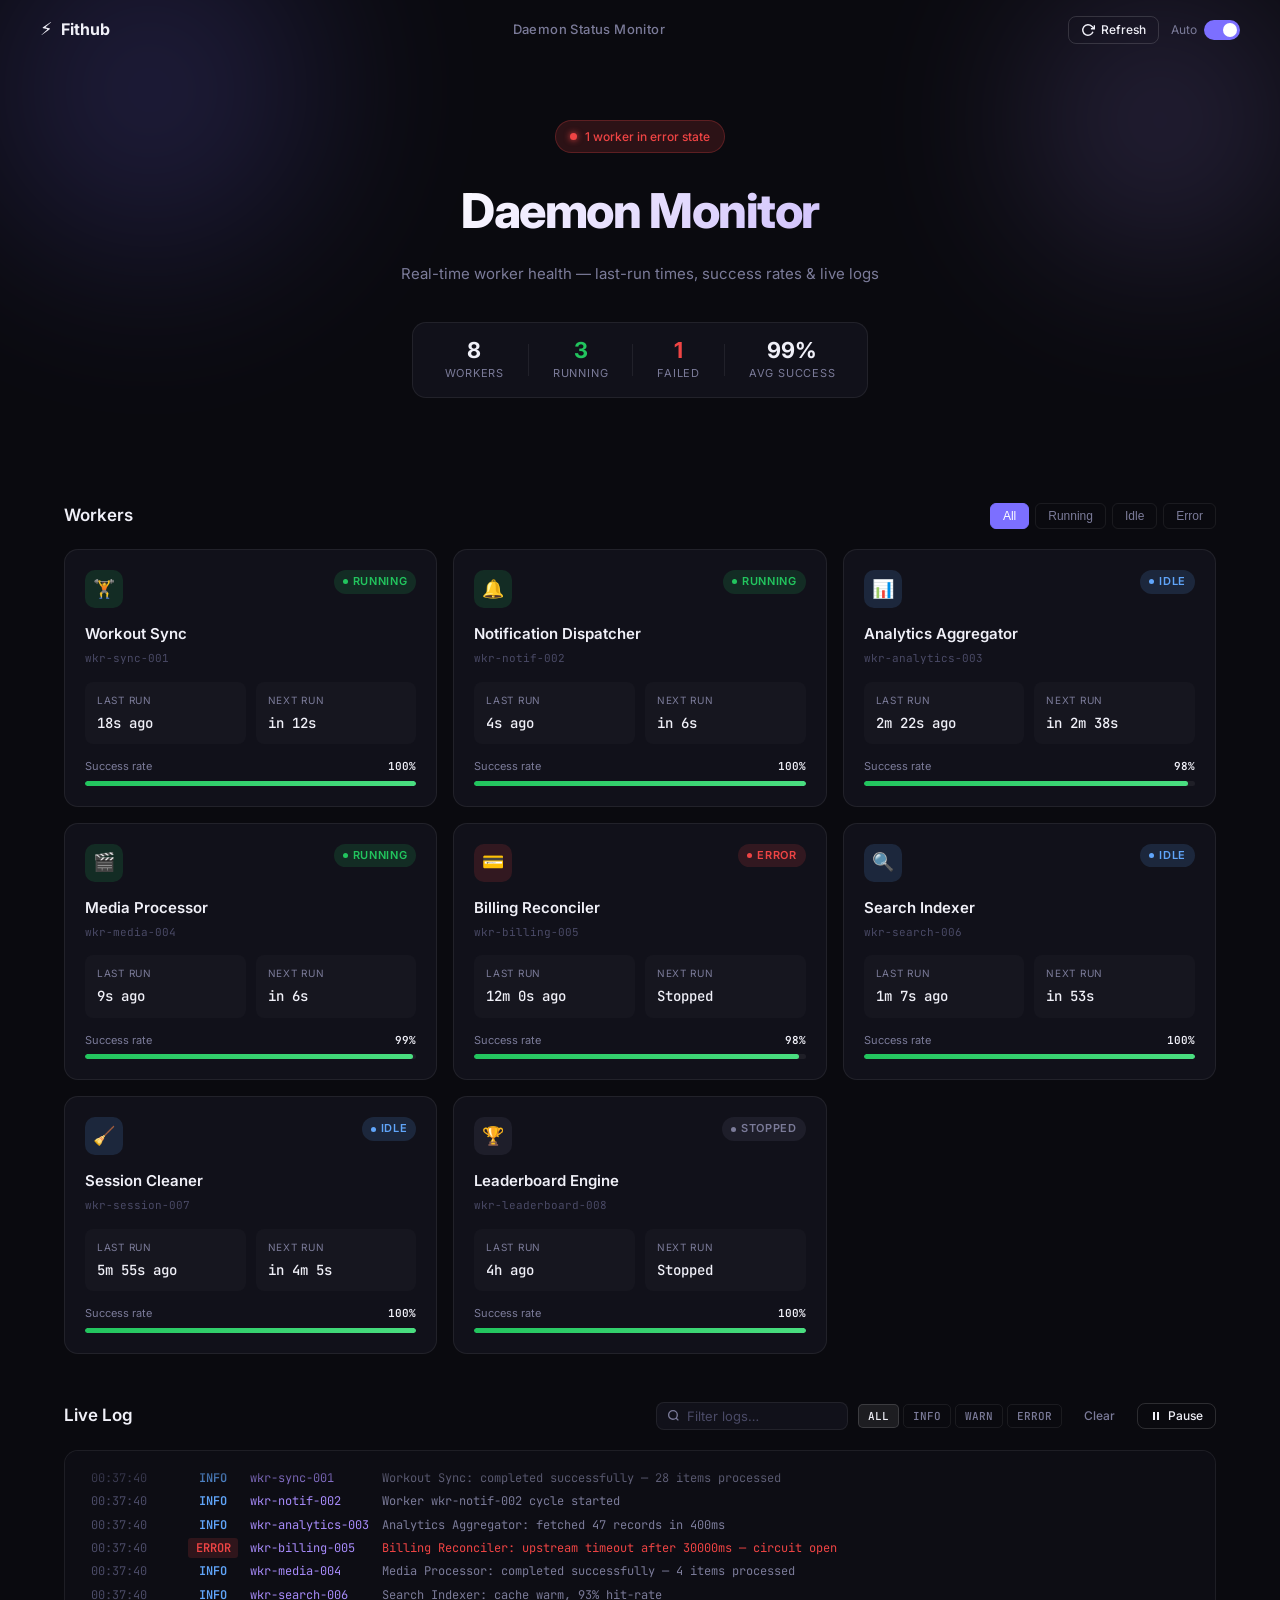
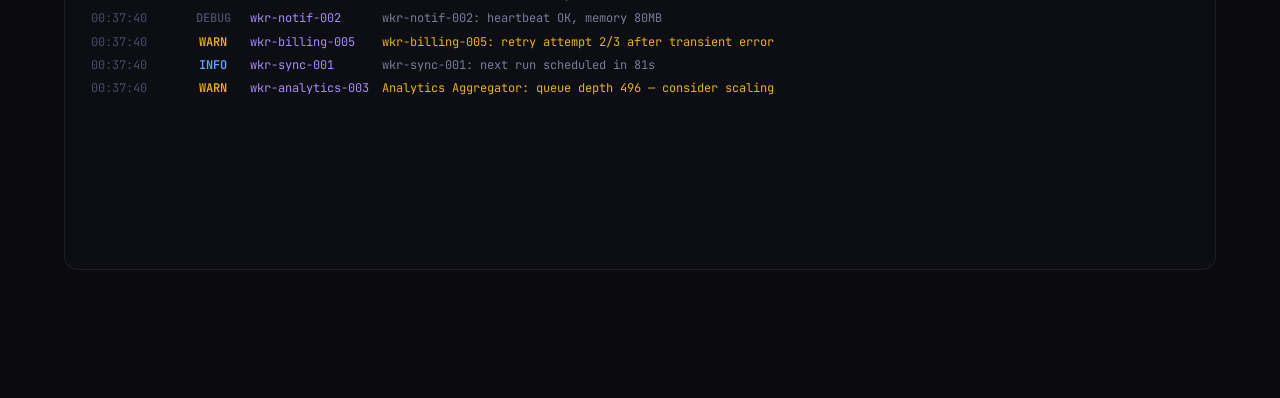
<file: daemon-status/index.html>
<!DOCTYPE html>
<html lang="en">
<head>
  <meta charset="UTF-8" />
  <meta name="viewport" content="width=device-width, initial-scale=1.0" />
  <title>Fithub — Daemon Status</title>
  <link rel="preconnect" href="https://fonts.googleapis.com" />
  <link rel="preconnect" href="https://fonts.gstatic.com" crossorigin />
  <link href="https://fonts.googleapis.com/css2?family=Inter:wght@300;400;500;600;700;800&family=JetBrains+Mono:wght@400;500&display=swap" rel="stylesheet" />
  <link rel="stylesheet" href="styles.css" />
</head>
<body>

  <!-- NAV -->
  <nav id="nav" class="nav">
    <div class="nav__inner">
      <a href="../gsap-skills/index.html" class="nav__logo">
        <span class="nav__logo-icon">⚡</span>
        <span>Fithub</span>
      </a>
      <div class="nav__center">
        <span class="nav__title">Daemon Status Monitor</span>
      </div>
      <div class="nav__actions">
        <button id="refreshBtn" class="btn btn--sm btn--outline" title="Refresh now">
          <svg width="14" height="14" viewBox="0 0 24 24" fill="none" stroke="currentColor" stroke-width="2.5"><polyline points="23 4 23 10 17 10"/><path d="M20.49 15a9 9 0 1 1-2.12-9.36L23 10"/></svg>
          Refresh
        </button>
        <div id="autoRefreshToggle" class="toggle-wrap">
          <span class="toggle-label">Auto</span>
          <button id="autoToggle" class="toggle toggle--on" aria-label="Auto-refresh on">
            <span class="toggle__knob"></span>
          </button>
        </div>
      </div>
    </div>
  </nav>

  <!-- HEADER SUMMARY -->
  <header class="page-header">
    <div class="page-header__bg">
      <div class="page-header__orb page-header__orb--a"></div>
      <div class="page-header__orb page-header__orb--b"></div>
    </div>
    <div class="container">
      <div id="headerContent" class="page-header__content">
        <div class="status-badge" id="globalBadge">
          <span class="status-badge__dot"></span>
          <span id="globalBadgeText">All systems operational</span>
        </div>
        <h1 class="page-header__title">Daemon Monitor</h1>
        <p class="page-header__sub">Real-time worker health — last-run times, success rates &amp; live logs</p>
        <div class="summary-row" id="summaryRow">
          <div class="summary-card">
            <span class="summary-card__val" id="summWorkers">0</span>
            <span class="summary-card__label">Workers</span>
          </div>
          <div class="summary-card summary-card--sep"></div>
          <div class="summary-card">
            <span class="summary-card__val summary-card__val--green" id="summRunning">0</span>
            <span class="summary-card__label">Running</span>
          </div>
          <div class="summary-card summary-card--sep"></div>
          <div class="summary-card">
            <span class="summary-card__val summary-card__val--red" id="summFailed">0</span>
            <span class="summary-card__label">Failed</span>
          </div>
          <div class="summary-card summary-card--sep"></div>
          <div class="summary-card">
            <span class="summary-card__val" id="summAvgRate">0%</span>
            <span class="summary-card__label">Avg success</span>
          </div>
        </div>
      </div>
    </div>
  </header>

  <!-- MAIN -->
  <main class="main container">

    <!-- WORKER GRID -->
    <section class="section" id="workersSection">
      <div class="section__header">
        <h2 class="section__title">Workers</h2>
        <div class="section__filters">
          <button class="filter-btn filter-btn--active" data-filter="all">All</button>
          <button class="filter-btn" data-filter="running">Running</button>
          <button class="filter-btn" data-filter="idle">Idle</button>
          <button class="filter-btn" data-filter="error">Error</button>
        </div>
      </div>

      <div class="workers-grid" id="workersGrid">
        <!-- populated by JS -->
      </div>
    </section>

    <!-- LOG VIEWER -->
    <section class="section" id="logSection">
      <div class="section__header">
        <h2 class="section__title">Live Log</h2>
        <div class="log-controls">
          <div class="log-filter-wrap">
            <svg width="13" height="13" viewBox="0 0 24 24" fill="none" stroke="currentColor" stroke-width="2.5"><circle cx="11" cy="11" r="8"/><line x1="21" y1="21" x2="16.65" y2="16.65"/></svg>
            <input id="logFilter" type="text" class="log-filter-input" placeholder="Filter logs…" />
          </div>
          <div class="log-level-btns">
            <button class="level-btn level-btn--active" data-level="all">ALL</button>
            <button class="level-btn level-btn--info" data-level="INFO">INFO</button>
            <button class="level-btn level-btn--warn" data-level="WARN">WARN</button>
            <button class="level-btn level-btn--error" data-level="ERROR">ERROR</button>
          </div>
          <button id="clearLogBtn" class="btn btn--sm btn--ghost">Clear</button>
          <button id="pauseLogBtn" class="btn btn--sm btn--outline">
            <svg id="pauseIcon" width="12" height="12" viewBox="0 0 24 24" fill="currentColor"><rect x="6" y="4" width="4" height="16"/><rect x="14" y="4" width="4" height="16"/></svg>
            <span id="pauseLabel">Pause</span>
          </button>
        </div>
      </div>

      <div class="log-terminal" id="logTerminal">
        <div class="log-terminal__inner" id="logInner">
          <!-- log lines injected here -->
        </div>
      </div>
    </section>

  </main>

  <!-- WORKER DETAIL DRAWER -->
  <div class="drawer-overlay" id="drawerOverlay">
    <aside class="drawer" id="drawer">
      <button class="drawer__close" id="drawerClose">✕</button>
      <div class="drawer__content" id="drawerContent">
        <!-- populated by JS -->
      </div>
    </aside>
  </div>

  <!-- Scripts -->
  <script src="https://cdnjs.cloudflare.com/ajax/libs/gsap/3.12.5/gsap.min.js"></script>
  <script src="app.js"></script>
</body>
</html>
</file>
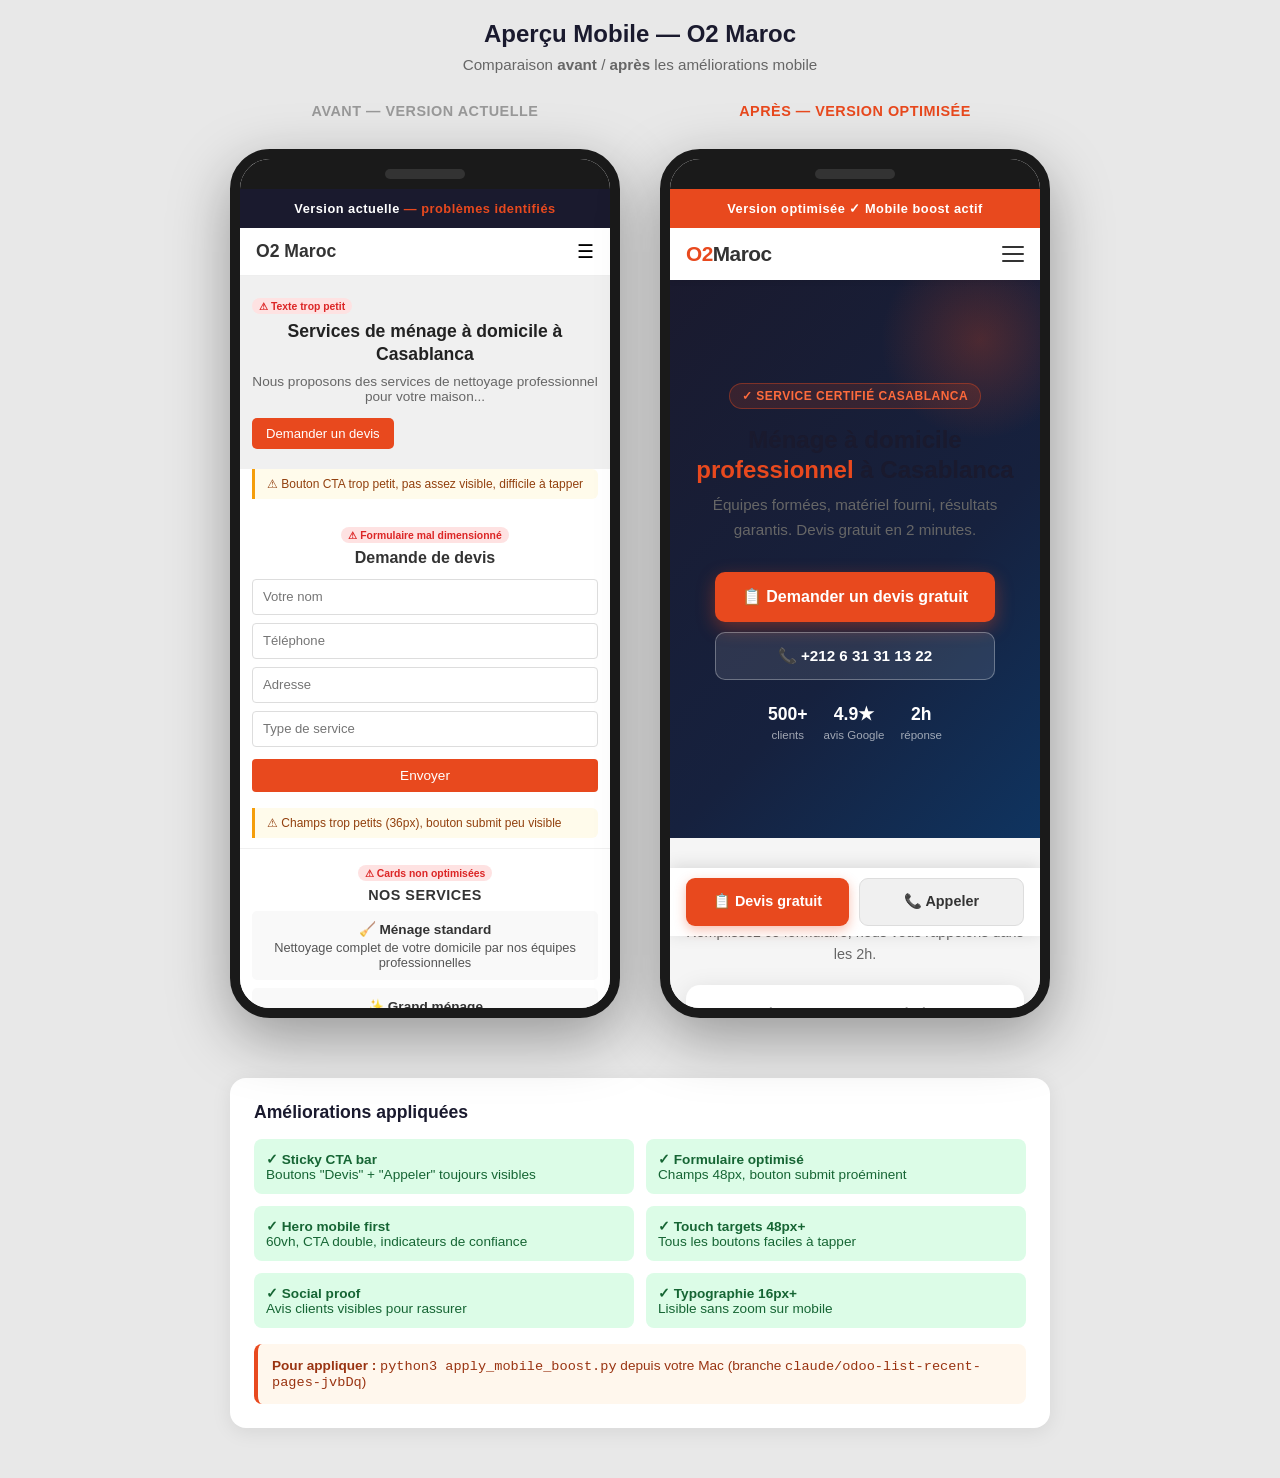
<file: mobile_preview.html>
<!DOCTYPE html>
<html lang="fr">
<head>
<meta charset="UTF-8">
<meta name="viewport" content="width=device-width, initial-scale=1.0">
<title>Aperçu Mobile — O2 Maroc</title>
<style>
  /* ---- Wrapper desktop centré simulant un téléphone ---- */
  * { box-sizing: border-box; margin: 0; padding: 0; }
  body { background: #e8e8e8; font-family: 'Segoe UI', Arial, sans-serif; }

  .phone-frame {
    width: 390px;
    margin: 30px auto;
    background: #fff;
    border-radius: 40px;
    box-shadow: 0 20px 60px rgba(0,0,0,0.35);
    overflow: hidden;
    border: 10px solid #1a1a1a;
    position: relative;
  }
  .phone-notch {
    background: #1a1a1a;
    height: 30px;
    display: flex;
    align-items: center;
    justify-content: center;
  }
  .phone-notch span {
    width: 80px; height: 10px;
    background: #333;
    border-radius: 10px;
  }
  .phone-screen {
    height: 780px;
    overflow-y: auto;
    overflow-x: hidden;
    position: relative;
    background: #f5f5f5;
    padding-bottom: 72px;
  }
  .phone-screen::-webkit-scrollbar { width: 3px; }
  .phone-screen::-webkit-scrollbar-thumb { background: #ccc; border-radius: 3px; }

  /* ======= NAVBAR ======= */
  .navbar {
    background: #fff;
    padding: 14px 16px;
    display: flex;
    align-items: center;
    justify-content: space-between;
    box-shadow: 0 1px 6px rgba(0,0,0,0.08);
    position: sticky;
    top: 0;
    z-index: 100;
  }
  .navbar .logo {
    font-size: 1.3rem;
    font-weight: 800;
    color: #e8491e;
    letter-spacing: -0.5px;
  }
  .navbar .logo span { color: #333; }
  .hamburger {
    display: flex;
    flex-direction: column;
    gap: 5px;
    cursor: pointer;
  }
  .hamburger span {
    width: 22px; height: 2px;
    background: #333;
    border-radius: 2px;
  }

  /* ======= HERO ======= */
  .hero {
    background: linear-gradient(135deg, #1a1a2e 0%, #16213e 60%, #0f3460 100%);
    min-height: 62vh;
    display: flex;
    flex-direction: column;
    justify-content: center;
    align-items: center;
    text-align: center;
    padding: 32px 20px 24px;
    position: relative;
    overflow: hidden;
  }
  .hero::before {
    content: '';
    position: absolute;
    top: -40px; right: -40px;
    width: 200px; height: 200px;
    background: radial-gradient(circle, rgba(232,73,30,0.25) 0%, transparent 70%);
    border-radius: 50%;
  }
  .hero-badge {
    background: rgba(232,73,30,0.15);
    border: 1px solid rgba(232,73,30,0.4);
    color: #ff6b3d;
    font-size: 0.75rem;
    font-weight: 600;
    padding: 5px 12px;
    border-radius: 20px;
    margin-bottom: 16px;
    letter-spacing: 0.5px;
    text-transform: uppercase;
  }
  .hero h1 {
    font-size: 1.75rem;
    font-weight: 800;
    color: #fff;
    line-height: 1.25;
    margin-bottom: 14px;
  }
  .hero h1 span { color: #e8491e; }
  .hero p {
    font-size: 1rem;
    color: rgba(255,255,255,0.75);
    line-height: 1.6;
    margin-bottom: 28px;
    max-width: 300px;
  }
  .hero-cta {
    display: flex;
    flex-direction: column;
    gap: 10px;
    width: 100%;
    max-width: 280px;
  }
  .btn-primary {
    background: #e8491e;
    color: #fff;
    border: none;
    padding: 15px 20px;
    border-radius: 10px;
    font-size: 1rem;
    font-weight: 700;
    cursor: pointer;
    box-shadow: 0 6px 18px rgba(232,73,30,0.40);
    min-height: 50px;
    display: flex;
    align-items: center;
    justify-content: center;
    gap: 8px;
    text-decoration: none;
  }
  .btn-secondary {
    background: rgba(255,255,255,0.1);
    color: #fff;
    border: 1.5px solid rgba(255,255,255,0.3);
    padding: 13px 20px;
    border-radius: 10px;
    font-size: 0.95rem;
    font-weight: 600;
    cursor: pointer;
    min-height: 48px;
    display: flex;
    align-items: center;
    justify-content: center;
    gap: 8px;
    text-decoration: none;
  }
  .hero-trust {
    margin-top: 24px;
    display: flex;
    gap: 16px;
    justify-content: center;
  }
  .trust-item {
    text-align: center;
    color: rgba(255,255,255,0.6);
  }
  .trust-item strong {
    display: block;
    color: #fff;
    font-size: 1.1rem;
    font-weight: 800;
  }
  .trust-item span { font-size: 0.72rem; }

  /* ======= DEVIS FORM ======= */
  .form-section {
    padding: 28px 16px 20px;
    background: #f5f5f5;
  }
  .form-section h2 {
    font-size: 1.35rem;
    font-weight: 800;
    color: #1a1a2e;
    margin-bottom: 6px;
  }
  .form-section .subtitle {
    font-size: 0.9rem;
    color: #666;
    margin-bottom: 20px;
    line-height: 1.5;
  }
  .form-card {
    background: #fff;
    border-radius: 14px;
    padding: 22px 16px;
    box-shadow: 0 4px 24px rgba(0,0,0,0.10);
  }
  .form-group {
    margin-bottom: 14px;
  }
  .form-group label {
    display: block;
    font-size: 0.82rem;
    font-weight: 600;
    color: #555;
    margin-bottom: 6px;
    text-transform: uppercase;
    letter-spacing: 0.3px;
  }
  .form-group input,
  .form-group select,
  .form-group textarea {
    width: 100%;
    padding: 13px 14px;
    border: 1.5px solid #e0e0e0;
    border-radius: 9px;
    font-size: 1rem;
    color: #333;
    background: #fafafa;
    min-height: 48px;
    appearance: none;
    -webkit-appearance: none;
  }
  .form-group input:focus,
  .form-group select:focus {
    border-color: #e8491e;
    outline: none;
    background: #fff;
  }
  .form-group textarea {
    min-height: 80px;
    resize: none;
  }
  .form-row {
    display: grid;
    grid-template-columns: 1fr 1fr;
    gap: 10px;
  }
  .btn-submit {
    width: 100%;
    background: #e8491e;
    color: #fff;
    border: none;
    padding: 16px;
    border-radius: 10px;
    font-size: 1.05rem;
    font-weight: 800;
    cursor: pointer;
    margin-top: 6px;
    box-shadow: 0 6px 18px rgba(232,73,30,0.35);
    min-height: 52px;
    letter-spacing: 0.3px;
  }
  .form-note {
    text-align: center;
    font-size: 0.78rem;
    color: #999;
    margin-top: 10px;
    display: flex;
    align-items: center;
    justify-content: center;
    gap: 5px;
  }

  /* ======= SERVICES ======= */
  .services-section {
    padding: 28px 16px 20px;
    background: #fff;
  }
  .section-label {
    font-size: 0.72rem;
    font-weight: 700;
    color: #e8491e;
    text-transform: uppercase;
    letter-spacing: 1px;
    margin-bottom: 6px;
  }
  .services-section h2 {
    font-size: 1.35rem;
    font-weight: 800;
    color: #1a1a2e;
    margin-bottom: 18px;
    line-height: 1.3;
  }
  .service-card {
    background: #f8f8f8;
    border-radius: 12px;
    padding: 16px;
    margin-bottom: 12px;
    display: flex;
    align-items: center;
    gap: 14px;
    border-left: 4px solid #e8491e;
  }
  .service-icon {
    font-size: 1.8rem;
    flex-shrink: 0;
  }
  .service-card h3 {
    font-size: 0.95rem;
    font-weight: 700;
    color: #1a1a2e;
    margin-bottom: 3px;
  }
  .service-card p {
    font-size: 0.82rem;
    color: #666;
    line-height: 1.4;
  }
  .service-card .service-price {
    margin-top: 6px;
    font-size: 0.8rem;
    font-weight: 700;
    color: #e8491e;
  }

  /* ======= SOCIAL PROOF ======= */
  .reviews-section {
    padding: 24px 16px 20px;
    background: #f5f5f5;
  }
  .reviews-section h2 {
    font-size: 1.2rem;
    font-weight: 800;
    color: #1a1a2e;
    margin-bottom: 16px;
  }
  .review-card {
    background: #fff;
    border-radius: 12px;
    padding: 16px;
    margin-bottom: 12px;
    box-shadow: 0 2px 10px rgba(0,0,0,0.06);
  }
  .stars { color: #f5a623; font-size: 0.85rem; margin-bottom: 8px; }
  .review-text {
    font-size: 0.88rem;
    color: #444;
    line-height: 1.5;
    font-style: italic;
    margin-bottom: 10px;
  }
  .reviewer {
    font-size: 0.78rem;
    font-weight: 700;
    color: #888;
    display: flex;
    align-items: center;
    gap: 6px;
  }
  .reviewer-avatar {
    width: 26px; height: 26px;
    border-radius: 50%;
    background: linear-gradient(135deg, #e8491e, #ff6b3d);
    display: flex;
    align-items: center;
    justify-content: center;
    color: #fff;
    font-size: 0.7rem;
    font-weight: 800;
  }

  /* ======= STICKY CTA BAR ======= */
  .sticky-cta {
    position: sticky;
    bottom: 0;
    left: 0; right: 0;
    background: #fff;
    padding: 10px 16px;
    box-shadow: 0 -2px 16px rgba(0,0,0,0.12);
    display: flex;
    gap: 10px;
    z-index: 999;
  }
  .sticky-cta a {
    flex: 1;
    text-align: center;
    padding: 13px 8px;
    border-radius: 9px;
    font-weight: 700;
    font-size: 0.9rem;
    text-decoration: none;
    min-height: 48px;
    display: flex;
    align-items: center;
    justify-content: center;
    gap: 6px;
  }
  .cta-devis {
    background: #e8491e;
    color: #fff !important;
    box-shadow: 0 4px 12px rgba(232,73,30,0.35);
  }
  .cta-tel {
    background: #f0f0f0;
    color: #333 !important;
    border: 1.5px solid #ddd;
  }

  /* ======= LABEL AVANT/APRÈS ======= */
  .preview-label {
    text-align: center;
    padding: 12px;
    background: #1a1a2e;
    color: #fff;
    font-size: 0.8rem;
    font-weight: 600;
    letter-spacing: 0.5px;
  }
  .preview-label span { color: #e8491e; }

  /* ======= Layout desktop comparaison ======= */
  .comparison {
    max-width: 900px;
    margin: 0 auto;
    padding: 20px;
  }
  .comparison h1 {
    text-align: center;
    color: #1a1a2e;
    font-size: 1.5rem;
    margin-bottom: 8px;
  }
  .comparison p {
    text-align: center;
    color: #666;
    margin-bottom: 30px;
    font-size: 0.95rem;
  }
  .phones-row {
    display: flex;
    gap: 40px;
    justify-content: center;
    flex-wrap: wrap;
  }
  .phone-wrapper { text-align: center; }
  .phone-wrapper h3 {
    margin-bottom: 10px;
    font-size: 0.9rem;
    font-weight: 700;
    text-transform: uppercase;
    letter-spacing: 0.5px;
  }
  .phone-wrapper h3.before { color: #999; }
  .phone-wrapper h3.after { color: #e8491e; }

  /* ======= BEFORE (version actuelle simulée) ======= */
  .screen-before {
    height: 780px;
    overflow-y: auto;
    overflow-x: hidden;
    background: #fff;
    padding-bottom: 20px;
  }
  .before-nav {
    background: #fff;
    padding: 12px 16px;
    display: flex;
    justify-content: space-between;
    align-items: center;
    border-bottom: 1px solid #eee;
  }
  .before-logo { font-size: 1.1rem; font-weight: 700; color: #333; }
  .before-hero {
    background: #f0f0f0;
    padding: 20px 12px;
    text-align: left;
  }
  .before-hero h1 {
    font-size: 1.1rem;
    color: #222;
    margin-bottom: 8px;
    line-height: 1.3;
  }
  .before-hero p { font-size: 0.85rem; color: #666; margin-bottom: 14px; }
  .before-btn {
    background: #e8491e;
    color: #fff;
    padding: 8px 14px;
    border-radius: 5px;
    font-size: 0.82rem;
    display: inline-block;
  }
  .before-form {
    padding: 16px 12px;
    background: #fff;
  }
  .before-form h2 { font-size: 1rem; color: #333; margin-bottom: 12px; }
  .before-input {
    width: 100%;
    padding: 8px 10px;
    border: 1px solid #ddd;
    border-radius: 4px;
    font-size: 0.82rem;
    margin-bottom: 8px;
    height: 36px;
  }
  .before-submit {
    width: 100%;
    background: #e8491e;
    color: #fff;
    border: none;
    padding: 9px;
    border-radius: 4px;
    font-size: 0.85rem;
    margin-top: 4px;
  }
  .before-section {
    padding: 14px 12px;
    border-top: 1px solid #f0f0f0;
  }
  .before-section h3 { font-size: 0.9rem; color: #333; margin-bottom: 8px; }
  .before-card {
    background: #f9f9f9;
    border-radius: 5px;
    padding: 10px;
    margin-bottom: 8px;
    font-size: 0.8rem;
    color: #555;
  }
  .before-card strong { display: block; color: #333; margin-bottom: 3px; font-size: 0.85rem; }
  .issue-tag {
    display: inline-block;
    background: #fee2e2;
    color: #dc2626;
    font-size: 0.65rem;
    font-weight: 700;
    padding: 2px 7px;
    border-radius: 10px;
    margin-bottom: 6px;
  }

  /* Annotations */
  .annotation {
    display: flex;
    align-items: flex-start;
    gap: 8px;
    background: #fffbeb;
    border-left: 3px solid #f59e0b;
    padding: 8px 12px;
    margin: 0 12px 10px;
    border-radius: 0 6px 6px 0;
    font-size: 0.75rem;
    color: #92400e;
  }

  .improvement-tag {
    display: inline-block;
    background: #dcfce7;
    color: #166534;
    font-size: 0.65rem;
    font-weight: 700;
    padding: 2px 7px;
    border-radius: 10px;
    margin-bottom: 6px;
  }
</style>
</head>
<body>

<div class="comparison">
  <h1>Aperçu Mobile — O2 Maroc</h1>
  <p>Comparaison <strong>avant</strong> / <strong>après</strong> les améliorations mobile</p>

  <div class="phones-row">

    <!-- ===== AVANT ===== -->
    <div class="phone-wrapper">
      <h3 class="before">Avant — Version actuelle</h3>
      <div class="phone-frame">
        <div class="phone-notch"><span></span></div>
        <div class="preview-label">Version actuelle <span>— problèmes identifiés</span></div>
        <div class="screen-before">

          <div class="before-nav">
            <div class="before-logo">O2 Maroc</div>
            <div style="font-size:1.2rem">☰</div>
          </div>

          <div class="before-hero">
            <div class="issue-tag">⚠ Texte trop petit</div>
            <h1>Services de ménage à domicile à Casablanca</h1>
            <p>Nous proposons des services de nettoyage professionnel pour votre maison...</p>
            <div class="before-btn">Demander un devis</div>
          </div>

          <div class="annotation">
            ⚠ Bouton CTA trop petit, pas assez visible, difficile à tapper
          </div>

          <div class="before-form">
            <div class="issue-tag">⚠ Formulaire mal dimensionné</div>
            <h2>Demande de devis</h2>
            <input class="before-input" placeholder="Votre nom" />
            <input class="before-input" placeholder="Téléphone" />
            <input class="before-input" placeholder="Adresse" />
            <input class="before-input" placeholder="Type de service" />
            <button class="before-submit">Envoyer</button>
          </div>

          <div class="annotation">
            ⚠ Champs trop petits (36px), bouton submit peu visible
          </div>

          <div class="before-section">
            <div class="issue-tag">⚠ Cards non optimisées</div>
            <h3>Nos services</h3>
            <div class="before-card">
              <strong>🧹 Ménage standard</strong>
              Nettoyage complet de votre domicile par nos équipes professionnelles
            </div>
            <div class="before-card">
              <strong>✨ Grand ménage</strong>
              Nettoyage approfondi, idéal après travaux ou emménagement
            </div>
            <div class="before-card">
              <strong>👶 Garde d'enfants</strong>
              Service de garde à domicile avec personnel qualifié
            </div>
          </div>

          <div class="annotation">
            ⚠ Pas de sticky CTA — prospect quitte la page sans convertir
          </div>

        </div>
      </div>
    </div>

    <!-- ===== APRÈS ===== -->
    <div class="phone-wrapper">
      <h3 class="after">Après — Version optimisée</h3>
      <div class="phone-frame">
        <div class="phone-notch"><span></span></div>
        <div class="preview-label" style="background:#e8491e">Version optimisée <span style="color:#fff">✓ Mobile boost actif</span></div>
        <div class="phone-screen">

          <!-- Navbar -->
          <div class="navbar">
            <div class="logo">O2<span>Maroc</span></div>
            <div class="hamburger"><span></span><span></span><span></span></div>
          </div>

          <!-- Hero -->
          <div class="hero">
            <div class="hero-badge">✓ Service certifié Casablanca</div>
            <h1>Ménage à domicile <span>professionnel</span> à Casablanca</h1>
            <p>Équipes formées, matériel fourni, résultats garantis. Devis gratuit en 2 minutes.</p>
            <div class="hero-cta">
              <a href="#" class="btn-primary">📋 Demander un devis gratuit</a>
              <a href="tel:+212631311322" class="btn-secondary">📞 +212 6 31 31 13 22</a>
            </div>
            <div class="hero-trust">
              <div class="trust-item"><strong>500+</strong><span>clients</span></div>
              <div class="trust-item"><strong>4.9★</strong><span>avis Google</span></div>
              <div class="trust-item"><strong>2h</strong><span>réponse</span></div>
            </div>
          </div>

          <!-- Form Section -->
          <div class="form-section" id="devis">
            <div class="improvement-tag">✓ Formulaire optimisé mobile</div>
            <h2>Votre devis gratuit</h2>
            <p class="subtitle">Remplissez ce formulaire, nous vous rappelons dans les 2h.</p>
            <div class="form-card">
              <div class="form-row">
                <div class="form-group">
                  <label>Prénom</label>
                  <input type="text" placeholder="Mohammed" />
                </div>
                <div class="form-group">
                  <label>Téléphone</label>
                  <input type="tel" placeholder="06 XX XX XX XX" />
                </div>
              </div>
              <div class="form-group">
                <label>Quartier / Ville</label>
                <input type="text" placeholder="Ex : Belvédère, Casablanca" />
              </div>
              <div class="form-group">
                <label>Type de service</label>
                <select>
                  <option>Ménage standard</option>
                  <option>Grand ménage</option>
                  <option>Garde d'enfants</option>
                  <option>Repassage</option>
                  <option>Autre service</option>
                </select>
              </div>
              <div class="form-group">
                <label>Message (optionnel)</label>
                <textarea placeholder="Superficie, fréquence, demande spéciale..."></textarea>
              </div>
              <button class="btn-submit">🚀 Recevoir mon devis gratuit</button>
              <div class="form-note">🔒 Vos données sont confidentielles · Réponse sous 2h</div>
            </div>
          </div>

          <!-- Services -->
          <div class="services-section">
            <div class="section-label">Nos prestations</div>
            <div class="improvement-tag">✓ Cards touch-friendly</div>
            <h2>Services à domicile</h2>
            <div class="service-card">
              <div class="service-icon">🧹</div>
              <div>
                <h3>Ménage standard</h3>
                <p>Nettoyage complet par équipes professionnelles formées</p>
                <div class="service-price">À partir de 150 DH</div>
              </div>
            </div>
            <div class="service-card">
              <div class="service-icon">✨</div>
              <div>
                <h3>Grand ménage</h3>
                <p>Nettoyage approfondi — après travaux ou emménagement</p>
                <div class="service-price">À partir de 300 DH</div>
              </div>
            </div>
            <div class="service-card">
              <div class="service-icon">👶</div>
              <div>
                <h3>Garde d'enfants</h3>
                <p>Personnel qualifié et vérifié, à votre domicile</p>
                <div class="service-price">Sur devis</div>
              </div>
            </div>
          </div>

          <!-- Reviews -->
          <div class="reviews-section">
            <div class="improvement-tag">✓ Social proof ajouté</div>
            <h2>⭐ Ce que disent nos clients</h2>
            <div class="review-card">
              <div class="stars">★★★★★</div>
              <p class="review-text">"Service impeccable, l'équipe est ponctuelle et très professionnelle. Je recommande O2 Maroc à tous mes amis."</p>
              <div class="reviewer">
                <div class="reviewer-avatar">FZ</div>
                Fatima Z. — Belvédère, Casablanca
              </div>
            </div>
            <div class="review-card">
              <div class="stars">★★★★★</div>
              <p class="review-text">"Devis reçu en 1h, intervention le lendemain. Résultat parfait pour mon grand ménage."</p>
              <div class="reviewer">
                <div class="reviewer-avatar">KA</div>
                Karim A. — Dar Bouazza
              </div>
            </div>
          </div>

          <!-- Sticky CTA -->
          <div class="sticky-cta">
            <a href="#devis" class="cta-devis">📋 Devis gratuit</a>
            <a href="tel:+212631311322" class="cta-tel">📞 Appeler</a>
          </div>

        </div>
      </div>
    </div>

  </div>

  <!-- Légende des améliorations -->
  <div style="max-width:820px;margin:30px auto;background:#fff;border-radius:16px;padding:24px;box-shadow:0 4px 20px rgba(0,0,0,0.08)">
    <h2 style="font-size:1.1rem;color:#1a1a2e;margin-bottom:16px">Améliorations appliquées</h2>
    <div style="display:grid;grid-template-columns:1fr 1fr;gap:12px">
      <div style="background:#dcfce7;border-radius:8px;padding:12px;font-size:0.85rem;color:#166534">
        <strong>✓ Sticky CTA bar</strong><br>Boutons "Devis" + "Appeler" toujours visibles
      </div>
      <div style="background:#dcfce7;border-radius:8px;padding:12px;font-size:0.85rem;color:#166534">
        <strong>✓ Formulaire optimisé</strong><br>Champs 48px, bouton submit proéminent
      </div>
      <div style="background:#dcfce7;border-radius:8px;padding:12px;font-size:0.85rem;color:#166534">
        <strong>✓ Hero mobile first</strong><br>60vh, CTA double, indicateurs de confiance
      </div>
      <div style="background:#dcfce7;border-radius:8px;padding:12px;font-size:0.85rem;color:#166534">
        <strong>✓ Touch targets 48px+</strong><br>Tous les boutons faciles à tapper
      </div>
      <div style="background:#dcfce7;border-radius:8px;padding:12px;font-size:0.85rem;color:#166534">
        <strong>✓ Social proof</strong><br>Avis clients visibles pour rassurer
      </div>
      <div style="background:#dcfce7;border-radius:8px;padding:12px;font-size:0.85rem;color:#166534">
        <strong>✓ Typographie 16px+</strong><br>Lisible sans zoom sur mobile
      </div>
    </div>
    <div style="margin-top:16px;padding:14px;background:#fff7ed;border-radius:8px;border-left:4px solid #e8491e;font-size:0.85rem;color:#9a3412">
      <strong>Pour appliquer :</strong> <code>python3 apply_mobile_boost.py</code> depuis votre Mac (branche <code>claude/odoo-list-recent-pages-jvbDq</code>)
    </div>
  </div>
</div>

</body>
</html>
</file>
<file: daemon-status/styles.css>
/* ============================================================
   FITHUB — DAEMON STATUS MONITOR  |  styles.css
   ============================================================ */

*, *::before, *::after { box-sizing: border-box; margin: 0; padding: 0; }

:root {
  --bg:           #0a0a0f;
  --bg-card:      #11111a;
  --bg-card-2:    #16161f;
  --border:       rgba(255,255,255,.07);
  --border-hover: rgba(255,255,255,.14);
  --text:         #f0f0f8;
  --text-muted:   #7b7b99;
  --text-dim:     #4a4a66;
  --accent:       #7c6fff;
  --accent-2:     #a78bfa;
  --green:        #22c55e;
  --green-dim:    rgba(34,197,94,.15);
  --yellow:       #eab308;
  --yellow-dim:   rgba(234,179,8,.15);
  --red:          #ef4444;
  --red-dim:      rgba(239,68,68,.15);
  --blue:         #60a5fa;
  --blue-dim:     rgba(96,165,250,.15);
  --font-mono:    'JetBrains Mono', 'Fira Mono', monospace;
  --radius-sm:    8px;
  --radius:       14px;
  --radius-lg:    20px;
  --transition:   .25s cubic-bezier(.4,0,.2,1);
}

html { scroll-behavior: smooth; }

body {
  background: var(--bg);
  color: var(--text);
  font-family: 'Inter', system-ui, sans-serif;
  font-size: 14px;
  line-height: 1.6;
  min-height: 100vh;
  overflow-x: hidden;
}

.container {
  max-width: 1200px;
  margin: 0 auto;
  padding: 0 24px;
}

/* ── NAV ── */
.nav {
  position: fixed;
  top: 0; left: 0; right: 0;
  z-index: 100;
  padding: 0 24px;
  height: 60px;
  transition: background var(--transition), border-color var(--transition);
  border-bottom: 1px solid transparent;
}
.nav--scrolled {
  background: rgba(10,10,15,.85);
  backdrop-filter: blur(18px);
  border-color: var(--border);
}
.nav__inner {
  max-width: 1200px;
  margin: 0 auto;
  height: 100%;
  display: flex;
  align-items: center;
  gap: 16px;
}
.nav__logo {
  display: flex;
  align-items: center;
  gap: 8px;
  text-decoration: none;
  font-weight: 700;
  font-size: 16px;
  color: var(--text);
  white-space: nowrap;
}
.nav__logo-icon { font-size: 18px; }
.nav__center {
  flex: 1;
  display: flex;
  justify-content: center;
}
.nav__title {
  font-size: 13px;
  font-weight: 500;
  color: var(--text-muted);
  letter-spacing: .03em;
}
.nav__actions {
  display: flex;
  align-items: center;
  gap: 12px;
}

/* ── BUTTONS ── */
.btn {
  display: inline-flex;
  align-items: center;
  gap: 6px;
  padding: 8px 18px;
  border-radius: var(--radius-sm);
  font: 500 13px/1 'Inter', sans-serif;
  cursor: pointer;
  transition: all var(--transition);
  border: none;
  text-decoration: none;
}
.btn--sm { padding: 6px 12px; font-size: 12px; }
.btn--outline {
  background: transparent;
  border: 1px solid var(--border-hover);
  color: var(--text);
}
.btn--outline:hover { background: rgba(255,255,255,.05); border-color: var(--accent); color: var(--accent-2); }
.btn--ghost { background: transparent; color: var(--text-muted); }
.btn--ghost:hover { color: var(--text); background: rgba(255,255,255,.05); }

/* ── TOGGLE ── */
.toggle-wrap { display: flex; align-items: center; gap: 7px; }
.toggle-label { font-size: 12px; color: var(--text-muted); }
.toggle {
  width: 36px; height: 20px;
  border-radius: 10px;
  border: none;
  background: var(--bg-card-2);
  position: relative;
  cursor: pointer;
  transition: background var(--transition);
}
.toggle--on { background: var(--accent); }
.toggle__knob {
  position: absolute;
  top: 3px; left: 3px;
  width: 14px; height: 14px;
  border-radius: 50%;
  background: #fff;
  transition: left var(--transition);
}
.toggle--on .toggle__knob { left: 19px; }

/* ── PAGE HEADER ── */
.page-header {
  position: relative;
  padding: 120px 0 56px;
  overflow: hidden;
}
.page-header__bg {
  position: absolute;
  inset: 0;
  pointer-events: none;
}
.page-header__orb {
  position: absolute;
  border-radius: 50%;
  filter: blur(80px);
  opacity: .25;
}
.page-header__orb--a {
  width: 500px; height: 500px;
  background: radial-gradient(circle, #7c6fff 0%, transparent 70%);
  top: -160px; left: -100px;
}
.page-header__orb--b {
  width: 400px; height: 400px;
  background: radial-gradient(circle, #a78bfa 0%, transparent 70%);
  top: -80px; right: -80px;
}
.page-header__content { position: relative; text-align: center; }

.status-badge {
  display: inline-flex;
  align-items: center;
  gap: 8px;
  padding: 6px 14px;
  border-radius: 20px;
  background: var(--green-dim);
  border: 1px solid rgba(34,197,94,.25);
  font-size: 12px;
  font-weight: 500;
  color: var(--green);
  margin-bottom: 20px;
}
.status-badge--warn { background: var(--yellow-dim); border-color: rgba(234,179,8,.25); color: var(--yellow); }
.status-badge--error { background: var(--red-dim); border-color: rgba(239,68,68,.25); color: var(--red); }

.status-badge__dot {
  width: 7px; height: 7px;
  border-radius: 50%;
  background: currentColor;
  box-shadow: 0 0 6px currentColor;
  animation: pulse 2s ease-in-out infinite;
}
@keyframes pulse { 0%,100% { opacity: 1; } 50% { opacity: .4; } }

.page-header__title {
  font-size: clamp(2rem, 5vw, 3rem);
  font-weight: 800;
  letter-spacing: -.03em;
  background: linear-gradient(135deg, #fff 30%, var(--accent-2));
  -webkit-background-clip: text;
  -webkit-text-fill-color: transparent;
  background-clip: text;
  margin-bottom: 12px;
}
.page-header__sub { color: var(--text-muted); font-size: 15px; margin-bottom: 36px; }

/* ── SUMMARY ROW ── */
.summary-row {
  display: inline-flex;
  align-items: center;
  gap: 0;
  background: var(--bg-card);
  border: 1px solid var(--border);
  border-radius: var(--radius);
  padding: 0 8px;
  overflow: hidden;
}
.summary-card {
  padding: 14px 24px;
  text-align: center;
}
.summary-card--sep {
  width: 1px;
  height: 32px;
  background: var(--border);
  padding: 0;
}
.summary-card__val {
  display: block;
  font-size: 22px;
  font-weight: 700;
  color: var(--text);
  line-height: 1.2;
}
.summary-card__val--green { color: var(--green); }
.summary-card__val--red   { color: var(--red); }
.summary-card__label {
  display: block;
  font-size: 11px;
  color: var(--text-muted);
  text-transform: uppercase;
  letter-spacing: .07em;
  margin-top: 2px;
}

/* ── MAIN / SECTIONS ── */
.main { padding: 48px 24px 80px; }
.section { margin-bottom: 48px; }
.section__header {
  display: flex;
  align-items: center;
  justify-content: space-between;
  margin-bottom: 20px;
  flex-wrap: wrap;
  gap: 12px;
}
.section__title { font-size: 17px; font-weight: 600; }

.section__filters { display: flex; gap: 6px; }
.filter-btn {
  padding: 5px 12px;
  border-radius: 6px;
  border: 1px solid var(--border);
  background: transparent;
  color: var(--text-muted);
  font-size: 12px;
  font-weight: 500;
  cursor: pointer;
  transition: all var(--transition);
}
.filter-btn:hover { border-color: var(--border-hover); color: var(--text); }
.filter-btn--active { background: var(--accent); border-color: var(--accent); color: #fff; }

/* ── WORKERS GRID ── */
.workers-grid {
  display: grid;
  grid-template-columns: repeat(auto-fill, minmax(280px, 1fr));
  gap: 16px;
}

.worker-card {
  background: var(--bg-card);
  border: 1px solid var(--border);
  border-radius: var(--radius);
  padding: 20px;
  cursor: pointer;
  transition: border-color var(--transition), box-shadow var(--transition), transform var(--transition);
  position: relative;
  overflow: hidden;
}
.worker-card::before {
  content: '';
  position: absolute;
  inset: 0;
  border-radius: var(--radius);
  opacity: 0;
  transition: opacity var(--transition);
}
.worker-card--running::before  { background: radial-gradient(ellipse at top left, rgba(34,197,94,.08), transparent 60%); }
.worker-card--idle::before     { background: radial-gradient(ellipse at top left, rgba(96,165,250,.08), transparent 60%); }
.worker-card--error::before    { background: radial-gradient(ellipse at top left, rgba(239,68,68,.08), transparent 60%); }
.worker-card--stopped::before  { background: radial-gradient(ellipse at top left, rgba(123,123,153,.08), transparent 60%); }
.worker-card:hover { border-color: var(--border-hover); box-shadow: 0 8px 32px rgba(0,0,0,.4); }
.worker-card:hover::before { opacity: 1; }

.worker-card__header {
  display: flex;
  align-items: flex-start;
  justify-content: space-between;
  margin-bottom: 14px;
}
.worker-card__icon {
  width: 38px; height: 38px;
  border-radius: 10px;
  display: flex;
  align-items: center;
  justify-content: center;
  font-size: 18px;
  flex-shrink: 0;
}
.worker-card--running .worker-card__icon  { background: var(--green-dim); }
.worker-card--idle .worker-card__icon     { background: var(--blue-dim); }
.worker-card--error .worker-card__icon    { background: var(--red-dim); }
.worker-card--stopped .worker-card__icon  { background: rgba(123,123,153,.12); }

.worker-card__status {
  display: inline-flex;
  align-items: center;
  gap: 5px;
  padding: 3px 9px;
  border-radius: 20px;
  font-size: 11px;
  font-weight: 600;
  text-transform: uppercase;
  letter-spacing: .06em;
}
.status--running  { background: var(--green-dim);  color: var(--green);  }
.status--idle     { background: var(--blue-dim);   color: var(--blue);   }
.status--error    { background: var(--red-dim);    color: var(--red);    }
.status--stopped  { background: rgba(123,123,153,.12); color: var(--text-muted); }
.status__dot {
  width: 5px; height: 5px;
  border-radius: 50%;
  background: currentColor;
}
.status--running .status__dot { animation: pulse 1.5s ease-in-out infinite; }

.worker-card__name {
  font-size: 15px;
  font-weight: 600;
  margin-bottom: 4px;
}
.worker-card__id {
  font-family: var(--font-mono);
  font-size: 11px;
  color: var(--text-dim);
  margin-bottom: 14px;
}

/* ── METRICS ROW ── */
.metrics-row {
  display: grid;
  grid-template-columns: 1fr 1fr;
  gap: 10px;
  margin-bottom: 14px;
}
.metric {
  background: var(--bg-card-2);
  border-radius: var(--radius-sm);
  padding: 10px 12px;
}
.metric__label { font-size: 10px; text-transform: uppercase; letter-spacing: .07em; color: var(--text-muted); margin-bottom: 4px; }
.metric__val {
  font-family: var(--font-mono);
  font-size: 14px;
  font-weight: 500;
  color: var(--text);
}

/* ── SUCCESS BAR ── */
.success-bar-wrap { margin-top: 2px; }
.success-bar-label {
  display: flex;
  justify-content: space-between;
  font-size: 11px;
  color: var(--text-muted);
  margin-bottom: 5px;
}
.success-bar-label span:last-child { font-weight: 600; color: var(--text); font-family: var(--font-mono); }
.success-bar {
  height: 5px;
  background: rgba(255,255,255,.06);
  border-radius: 3px;
  overflow: hidden;
}
.success-bar__fill {
  height: 100%;
  border-radius: 3px;
  transition: width 1s cubic-bezier(.4,0,.2,1);
}
.success-bar__fill--high   { background: linear-gradient(90deg, var(--green), #4ade80); }
.success-bar__fill--medium { background: linear-gradient(90deg, var(--yellow), #fbbf24); }
.success-bar__fill--low    { background: linear-gradient(90deg, var(--red), #f87171); }

/* ── LOG TERMINAL ── */
.log-controls {
  display: flex;
  align-items: center;
  gap: 10px;
  flex-wrap: wrap;
}
.log-filter-wrap {
  display: flex;
  align-items: center;
  gap: 7px;
  background: var(--bg-card);
  border: 1px solid var(--border);
  border-radius: var(--radius-sm);
  padding: 5px 10px;
  color: var(--text-muted);
}
.log-filter-input {
  background: none;
  border: none;
  outline: none;
  color: var(--text);
  font: 13px 'Inter', sans-serif;
  width: 150px;
}
.log-filter-input::placeholder { color: var(--text-dim); }

.log-level-btns { display: flex; gap: 4px; }
.level-btn {
  padding: 4px 9px;
  border-radius: 5px;
  border: 1px solid var(--border);
  background: transparent;
  color: var(--text-muted);
  font: 500 11px var(--font-mono);
  cursor: pointer;
  transition: all var(--transition);
}
.level-btn:hover { border-color: var(--border-hover); color: var(--text); }
.level-btn--active { background: rgba(255,255,255,.08); border-color: var(--border-hover); color: var(--text); }
.level-btn--info { }
.level-btn--warn.level-btn--active { background: var(--yellow-dim); border-color: rgba(234,179,8,.3); color: var(--yellow); }
.level-btn--error.level-btn--active { background: var(--red-dim); border-color: rgba(239,68,68,.3); color: var(--red); }

.log-terminal {
  background: #0d0d14;
  border: 1px solid var(--border);
  border-radius: var(--radius);
  height: 420px;
  overflow: hidden;
  position: relative;
}
.log-terminal::before {
  content: '';
  position: absolute;
  top: 0; left: 0; right: 0;
  height: 40px;
  background: linear-gradient(to bottom, #0d0d14, transparent);
  z-index: 2;
  pointer-events: none;
}
.log-terminal__inner {
  height: 100%;
  overflow-y: auto;
  padding: 16px 20px;
  scroll-behavior: smooth;
  display: flex;
  flex-direction: column;
  gap: 1px;
}
.log-terminal__inner::-webkit-scrollbar { width: 5px; }
.log-terminal__inner::-webkit-scrollbar-track { background: transparent; }
.log-terminal__inner::-webkit-scrollbar-thumb { background: rgba(255,255,255,.1); border-radius: 3px; }

.log-line {
  font-family: var(--font-mono);
  font-size: 12px;
  line-height: 1.7;
  padding: 1px 6px;
  border-radius: 4px;
  display: grid;
  grid-template-columns: 85px 50px 120px 1fr;
  gap: 12px;
  align-items: baseline;
  opacity: 0;
  transform: translateY(4px);
  transition: opacity .2s, transform .2s;
}
.log-line.visible { opacity: 1; transform: translateY(0); }
.log-line:hover { background: rgba(255,255,255,.03); }
.log-line--hidden { display: none; }

.log-ts   { color: var(--text-dim); }
.log-lvl  { font-weight: 600; text-align: center; border-radius: 3px; padding: 0 4px; }
.log-lvl--INFO  { color: var(--blue); }
.log-lvl--WARN  { color: var(--yellow); }
.log-lvl--ERROR { color: var(--red); background: var(--red-dim); }
.log-lvl--DEBUG { color: var(--text-dim); }
.log-worker { color: var(--accent-2); }
.log-msg { color: var(--text-muted); word-break: break-all; }
.log-msg--error { color: var(--red); }
.log-msg--warn  { color: var(--yellow); }

/* ── DRAWER ── */
.drawer-overlay {
  position: fixed;
  inset: 0;
  background: rgba(0,0,0,.6);
  backdrop-filter: blur(4px);
  z-index: 200;
  opacity: 0;
  pointer-events: none;
  transition: opacity .3s;
}
.drawer-overlay.is-open { opacity: 1; pointer-events: all; }
.drawer {
  position: absolute;
  top: 0; right: 0; bottom: 0;
  width: min(480px, 100%);
  background: var(--bg-card);
  border-left: 1px solid var(--border);
  overflow-y: auto;
  padding: 32px 28px;
  transform: translateX(100%);
  transition: transform .35s cubic-bezier(.4,0,.2,1);
}
.drawer-overlay.is-open .drawer { transform: translateX(0); }
.drawer__close {
  position: absolute;
  top: 16px; right: 16px;
  background: rgba(255,255,255,.06);
  border: 1px solid var(--border);
  color: var(--text-muted);
  width: 32px; height: 32px;
  border-radius: 8px;
  font-size: 14px;
  cursor: pointer;
  display: flex; align-items: center; justify-content: center;
  transition: all var(--transition);
}
.drawer__close:hover { color: var(--text); background: rgba(255,255,255,.1); }

.drawer-worker-icon {
  width: 56px; height: 56px;
  border-radius: 14px;
  display: flex; align-items: center; justify-content: center;
  font-size: 26px;
  margin-bottom: 16px;
}
.drawer-worker-name { font-size: 20px; font-weight: 700; margin-bottom: 4px; }
.drawer-worker-id { font-family: var(--font-mono); font-size: 12px; color: var(--text-dim); margin-bottom: 20px; }

.drawer-section { margin-bottom: 24px; }
.drawer-section__title {
  font-size: 11px;
  text-transform: uppercase;
  letter-spacing: .09em;
  color: var(--text-muted);
  margin-bottom: 10px;
  padding-bottom: 6px;
  border-bottom: 1px solid var(--border);
}
.drawer-metrics {
  display: grid;
  grid-template-columns: 1fr 1fr;
  gap: 10px;
}
.drawer-metric {
  background: var(--bg-card-2);
  border-radius: var(--radius-sm);
  padding: 12px 14px;
}
.drawer-metric__label { font-size: 11px; color: var(--text-muted); margin-bottom: 4px; }
.drawer-metric__val { font-family: var(--font-mono); font-size: 15px; font-weight: 500; }

.run-history { display: flex; flex-direction: column; gap: 8px; }
.run-item {
  display: flex; align-items: center; gap: 10px;
  padding: 8px 12px;
  background: var(--bg-card-2);
  border-radius: var(--radius-sm);
  font-family: var(--font-mono);
  font-size: 12px;
}
.run-item__dot {
  width: 8px; height: 8px;
  border-radius: 50%;
  flex-shrink: 0;
}
.run-item__dot--ok  { background: var(--green); }
.run-item__dot--err { background: var(--red); }
.run-item__time { color: var(--text-muted); flex: 1; }
.run-item__dur  { color: var(--text-dim); }

/* ── RESPONSIVE ── */
@media (max-width: 640px) {
  .summary-row { flex-direction: column; }
  .summary-card--sep { width: 80%; height: 1px; }
  .workers-grid { grid-template-columns: 1fr; }
  .metrics-row { grid-template-columns: 1fr 1fr; }
  .log-line { grid-template-columns: 70px 42px 1fr; }
  .log-worker { display: none; }
  .nav__title { display: none; }
}
</file>
